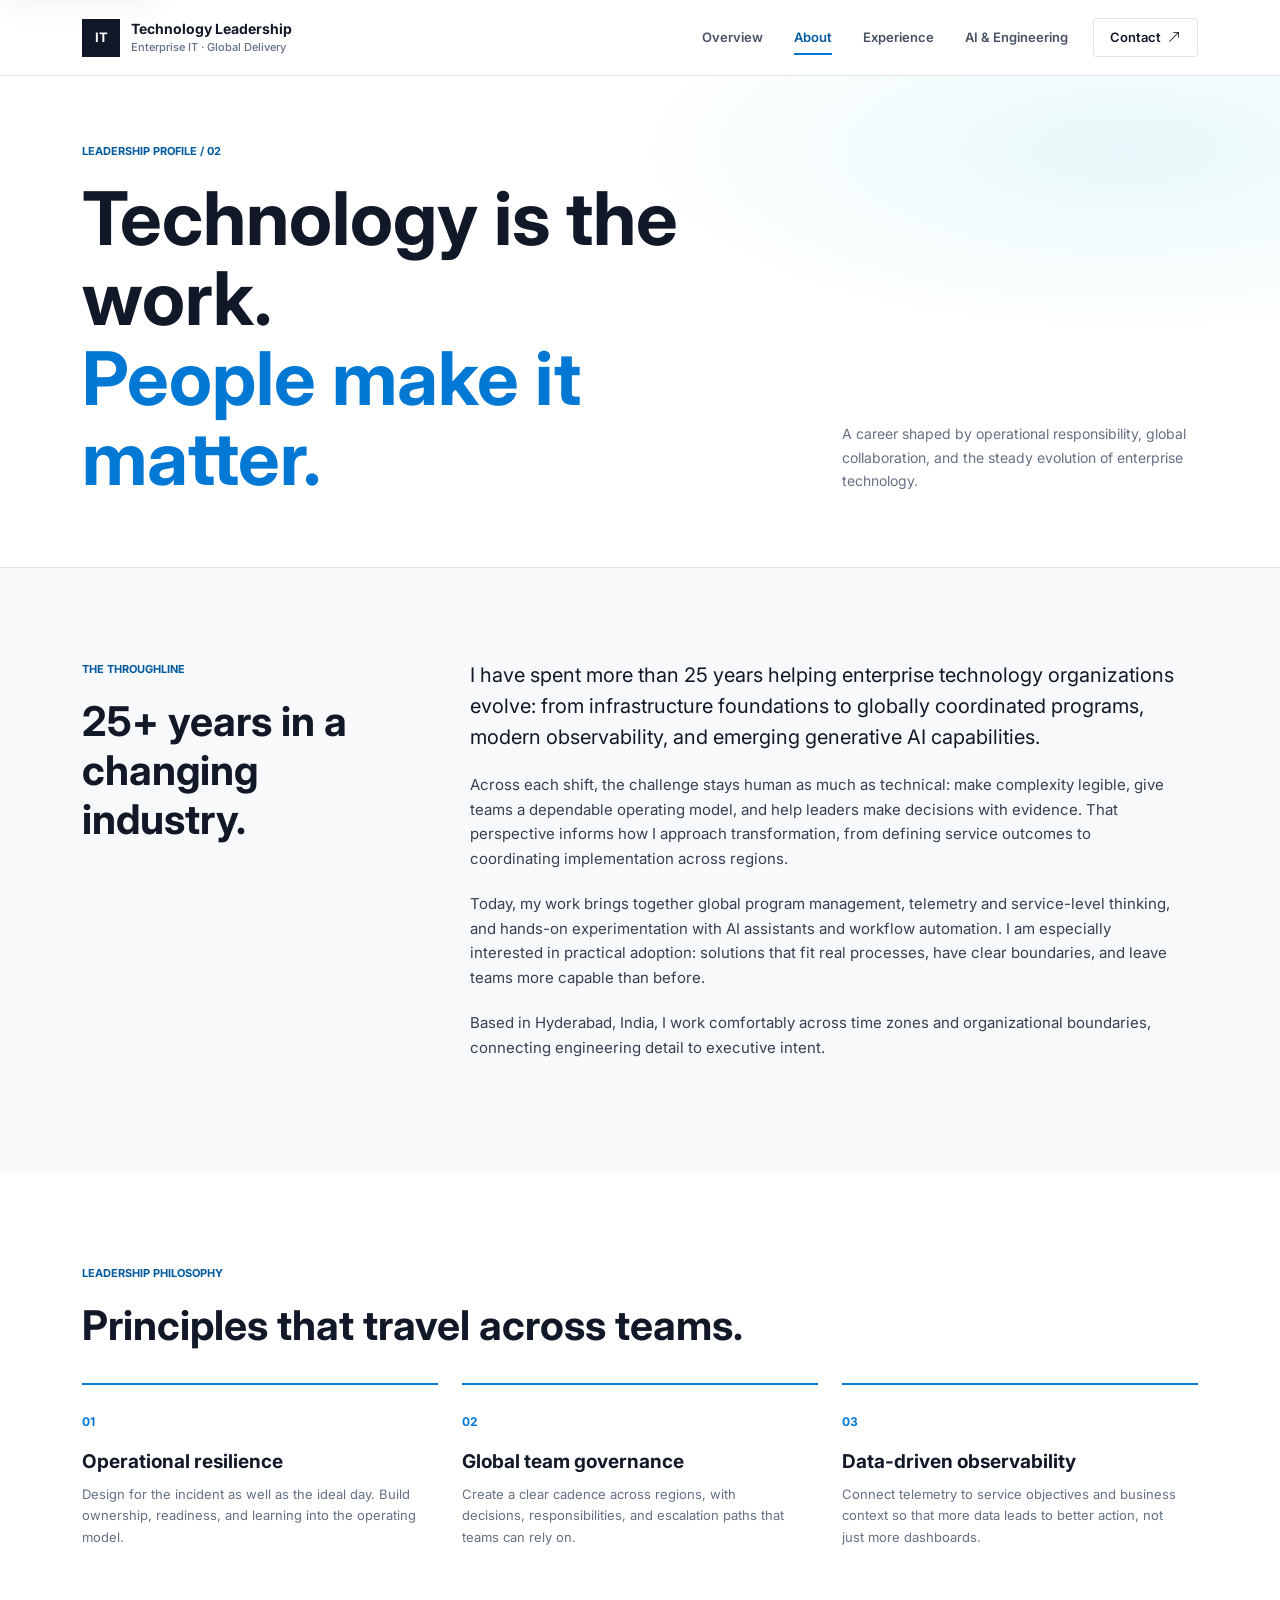
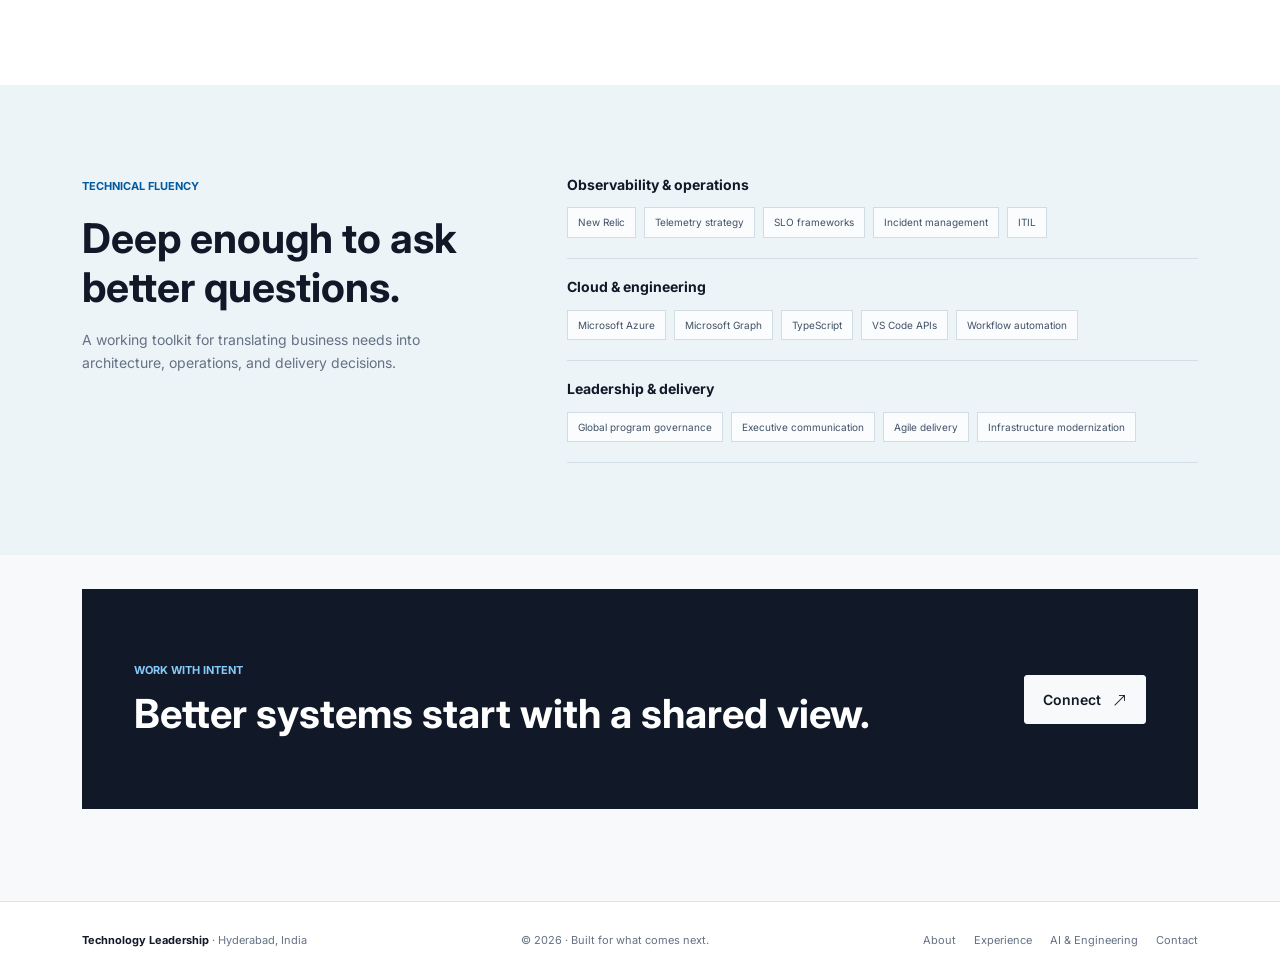
<file: about.html>
<!doctype html>
<html lang="en">
<head>
  <meta charset="utf-8"><meta name="viewport" content="width=device-width, initial-scale=1"><meta name="theme-color" content="#f8f9fa">
  <meta name="description" content="Executive biography, leadership principles, and technical competencies across enterprise technology.">
  <title>About | Executive Technology Leadership</title>
  <link rel="preconnect" href="https://fonts.googleapis.com"><link rel="preconnect" href="https://fonts.gstatic.com" crossorigin>
  <link href="https://fonts.googleapis.com/css2?family=Inter:wght@400;500;600;700;800&display=swap" rel="stylesheet"><link href="https://cdn.jsdelivr.net/npm/bootstrap@5.3.7/dist/css/bootstrap.min.css" rel="stylesheet"><link href="https://cdn.jsdelivr.net/npm/bootstrap-icons@1.13.1/font/bootstrap-icons.min.css" rel="stylesheet"><link href="css/style.css" rel="stylesheet"><script src="https://cdn.jsdelivr.net/npm/bootstrap@5.3.7/dist/js/bootstrap.bundle.min.js" defer></script><script src="js/main.js" defer></script>
</head>
<body data-page="about">
  <a class="skip-link" href="#main-content">Skip to content</a><header id="site-header"></header>
  <main id="main-content">
    <section class="page-hero section-space" aria-labelledby="page-title"><div class="container"><p class="eyebrow">Leadership profile / 02</p><div class="row align-items-end g-4"><div class="col-lg-8"><h1 id="page-title">Technology is the work.<br><span>People make it matter.</span></h1></div><div class="col-lg-4"><p class="page-hero-note">A career shaped by operational responsibility, global collaboration, and the steady evolution of enterprise technology.</p></div></div></div></section>
    <section class="section-space bio-section" aria-labelledby="bio-title"><div class="container"><div class="row g-5"><div class="col-lg-4"><p class="eyebrow">The throughline</p><h2 id="bio-title">25+ years in a changing industry.</h2></div><div class="col-lg-8 bio-copy"><p class="bio-lead">I have spent more than 25 years helping enterprise technology organizations evolve: from infrastructure foundations to globally coordinated programs, modern observability, and emerging generative AI capabilities.</p><p>Across each shift, the challenge stays human as much as technical: make complexity legible, give teams a dependable operating model, and help leaders make decisions with evidence. That perspective informs how I approach transformation, from defining service outcomes to coordinating implementation across regions.</p><p>Today, my work brings together global program management, telemetry and service-level thinking, and hands-on experimentation with AI assistants and workflow automation. I am especially interested in practical adoption: solutions that fit real processes, have clear boundaries, and leave teams more capable than before.</p><p>Based in Hyderabad, India, I work comfortably across time zones and organizational boundaries, connecting engineering detail to executive intent.</p></div></div></div></section>
    <section class="principles-section section-space" aria-labelledby="principles-title"><div class="container"><div class="section-heading"><p class="eyebrow">Leadership philosophy</p><h2 id="principles-title">Principles that travel across teams.</h2></div><div class="row g-4 mt-2">
      <div class="col-md-4"><article class="principle-item"><span class="principle-index">01</span><h3>Operational resilience</h3><p>Design for the incident as well as the ideal day. Build ownership, readiness, and learning into the operating model.</p></article></div>
      <div class="col-md-4"><article class="principle-item"><span class="principle-index">02</span><h3>Global team governance</h3><p>Create a clear cadence across regions, with decisions, responsibilities, and escalation paths that teams can rely on.</p></article></div>
      <div class="col-md-4"><article class="principle-item"><span class="principle-index">03</span><h3>Data-driven observability</h3><p>Connect telemetry to service objectives and business context so that more data leads to better action, not just more dashboards.</p></article></div>
    </div></div></section>
    <section id="competencies" class="section-space competency-section" aria-labelledby="competencies-title"><div class="container"><div class="row g-5"><div class="col-lg-5"><p class="eyebrow">Technical fluency</p><h2 id="competencies-title">Deep enough to ask better questions.</h2><p class="section-intro mt-3">A working toolkit for translating business needs into architecture, operations, and delivery decisions.</p></div><div class="col-lg-7"><div class="competency-group"><h3>Observability &amp; operations</h3><div class="badge-list"><span>New Relic</span><span>Telemetry strategy</span><span>SLO frameworks</span><span>Incident management</span><span>ITIL</span></div></div><div class="competency-group"><h3>Cloud &amp; engineering</h3><div class="badge-list"><span>Microsoft Azure</span><span>Microsoft Graph</span><span>TypeScript</span><span>VS Code APIs</span><span>Workflow automation</span></div></div><div class="competency-group"><h3>Leadership &amp; delivery</h3><div class="badge-list"><span>Global program governance</span><span>Executive communication</span><span>Agile delivery</span><span>Infrastructure modernization</span></div></div></div></div></div></section>
    <section class="closing-section section-space"><div class="container"><div class="closing-panel"><div><p class="eyebrow">Work with intent</p><h2>Better systems start with a shared view.</h2></div><a class="btn btn-light btn-lg" href="contact.html">Connect <i class="bi bi-arrow-up-right ms-2" aria-hidden="true"></i></a></div></div></section>
  </main><footer id="site-footer"></footer>
</body>
</html>
</file>
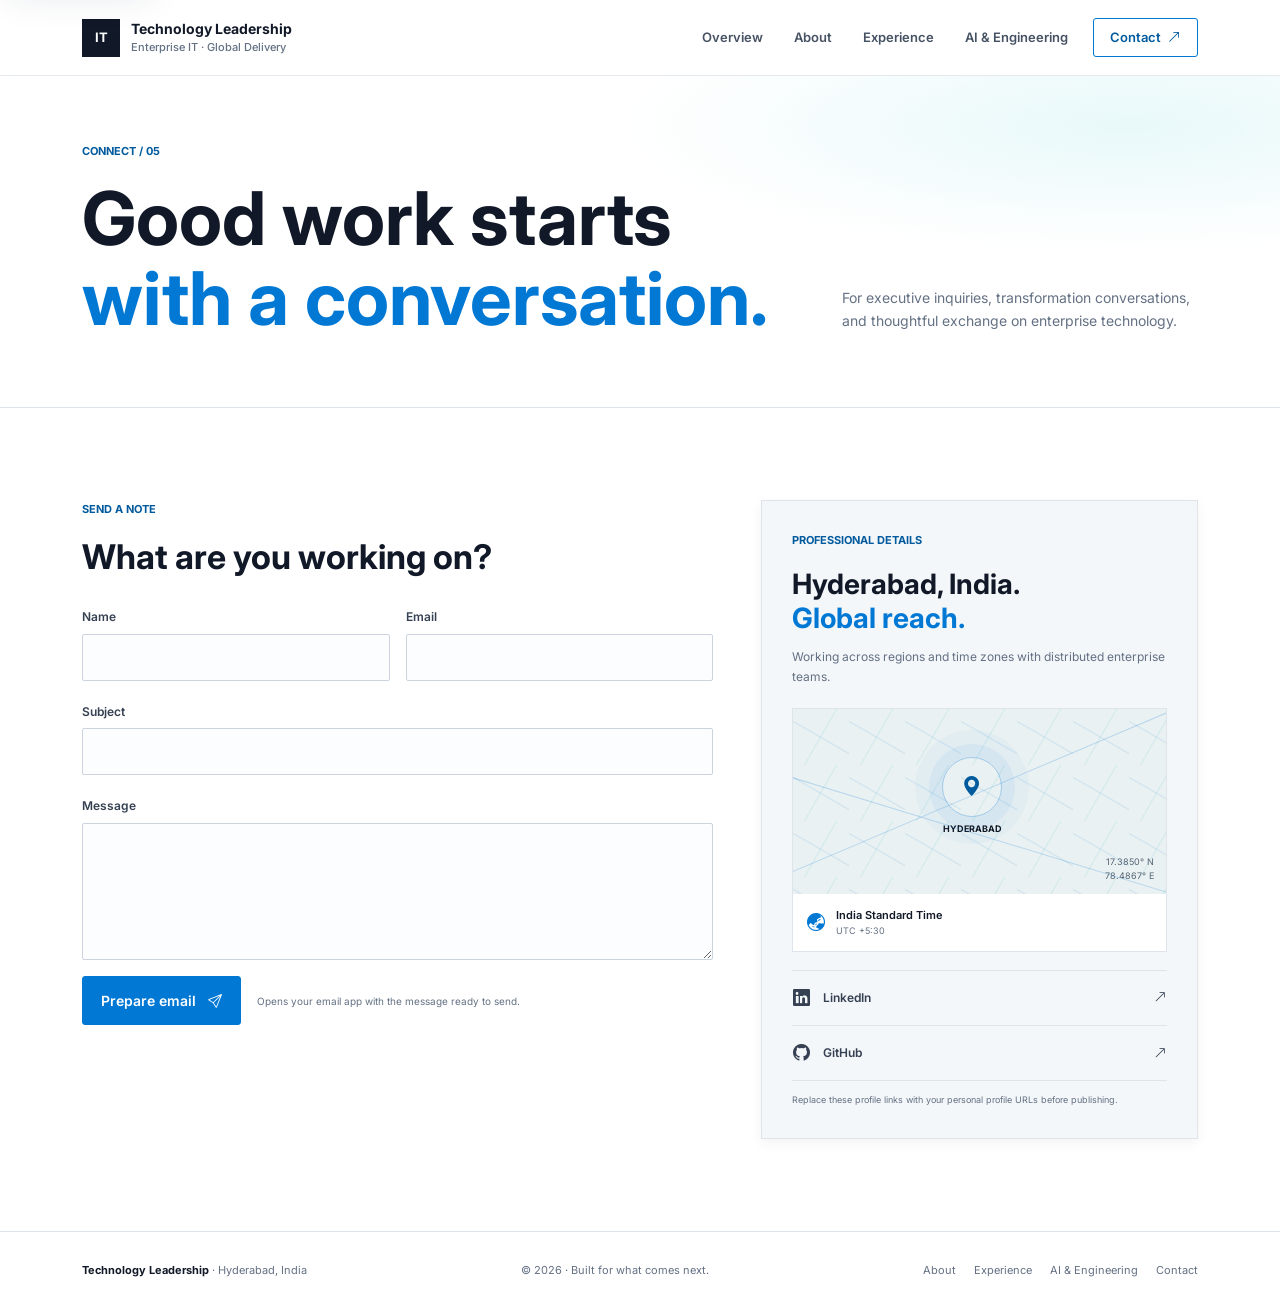
<file: contact.html>
<!doctype html>
<html lang="en">
<head>
  <meta charset="utf-8"><meta name="viewport" content="width=device-width, initial-scale=1"><meta name="theme-color" content="#f8f9fa">
  <meta name="description" content="Connect about enterprise observability, global program leadership, and generative AI solutions.">
  <title>Contact | Executive Technology Leadership</title>
  <link rel="preconnect" href="https://fonts.googleapis.com"><link rel="preconnect" href="https://fonts.gstatic.com" crossorigin>
  <link href="https://fonts.googleapis.com/css2?family=Inter:wght@400;500;600;700;800&display=swap" rel="stylesheet"><link href="https://cdn.jsdelivr.net/npm/bootstrap@5.3.7/dist/css/bootstrap.min.css" rel="stylesheet"><link href="https://cdn.jsdelivr.net/npm/bootstrap-icons@1.13.1/font/bootstrap-icons.min.css" rel="stylesheet"><link href="css/style.css" rel="stylesheet"><script src="https://cdn.jsdelivr.net/npm/bootstrap@5.3.7/dist/js/bootstrap.bundle.min.js" defer></script><script src="js/main.js" defer></script>
</head>
<body data-page="contact">
  <a class="skip-link" href="#main-content">Skip to content</a><header id="site-header"></header>
  <main id="main-content">
    <section class="page-hero section-space" aria-labelledby="page-title"><div class="container"><p class="eyebrow">Connect / 05</p><div class="row align-items-end g-4"><div class="col-lg-8"><h1 id="page-title">Good work starts<br><span>with a conversation.</span></h1></div><div class="col-lg-4"><p class="page-hero-note">For executive inquiries, transformation conversations, and thoughtful exchange on enterprise technology.</p></div></div></div></section>
    <section class="section-space contact-section" aria-labelledby="contact-title"><div class="container"><div class="row g-5"><div class="col-lg-7"><div class="contact-form-wrap"><p class="eyebrow">Send a note</p><h2 id="contact-title">What are you working on?</h2><form id="contact-form" class="mt-4" novalidate>
      <div class="row g-3"><div class="col-md-6"><label class="form-label" for="contact-name">Name</label><input class="form-control" id="contact-name" name="name" autocomplete="name" required><div class="invalid-feedback">Please enter your name.</div></div><div class="col-md-6"><label class="form-label" for="contact-email">Email</label><input class="form-control" id="contact-email" name="email" type="email" autocomplete="email" required><div class="invalid-feedback">Please enter a valid email address.</div></div><div class="col-12"><label class="form-label" for="contact-subject">Subject</label><input class="form-control" id="contact-subject" name="subject" required><div class="invalid-feedback">Please add a subject.</div></div><div class="col-12"><label class="form-label" for="contact-message">Message</label><textarea class="form-control" id="contact-message" name="message" rows="5" required></textarea><div class="invalid-feedback">Please include a short message.</div></div><div class="col-12 d-flex flex-wrap align-items-center gap-3"><button class="btn btn-primary btn-lg" type="submit">Prepare email <i class="bi bi-send ms-2" aria-hidden="true"></i></button><span class="form-note">Opens your email app with the message ready to send.</span></div><div class="col-12"><p id="form-status" class="form-status" role="status" aria-live="polite"></p></div></div>
    </form></div></div><div class="col-lg-5"><aside class="contact-aside" aria-label="Professional contact details"><p class="eyebrow">Professional details</p><h2>Hyderabad, India.<br><span>Global reach.</span></h2><p>Working across regions and time zones with distributed enterprise teams.</p><div class="location-badge"><div class="location-map" role="img" aria-label="Stylized map showing Hyderabad in South India"><span class="map-ring"></span><span class="map-pin"><i class="bi bi-geo-alt-fill" aria-hidden="true"></i></span><span class="map-label">HYDERABAD</span><span class="map-coordinate">17.3850° N<br>78.4867° E</span><span class="map-gridline map-gridline-one"></span><span class="map-gridline map-gridline-two"></span></div><div class="location-caption"><i class="bi bi-globe-asia-australia" aria-hidden="true"></i><span>India Standard Time <small>UTC +5:30</small></span></div></div><div class="social-links"><a href="https://www.linkedin.com/" target="_blank" rel="noopener noreferrer"><i class="bi bi-linkedin" aria-hidden="true"></i> LinkedIn <i class="bi bi-arrow-up-right ms-auto" aria-hidden="true"></i></a><a href="https://github.com/" target="_blank" rel="noopener noreferrer"><i class="bi bi-github" aria-hidden="true"></i> GitHub <i class="bi bi-arrow-up-right ms-auto" aria-hidden="true"></i></a></div><p class="profile-note">Replace these profile links with your personal profile URLs before publishing.</p></aside></div></div></div></section>
  </main><footer id="site-footer"></footer>
</body>
</html>
</file>
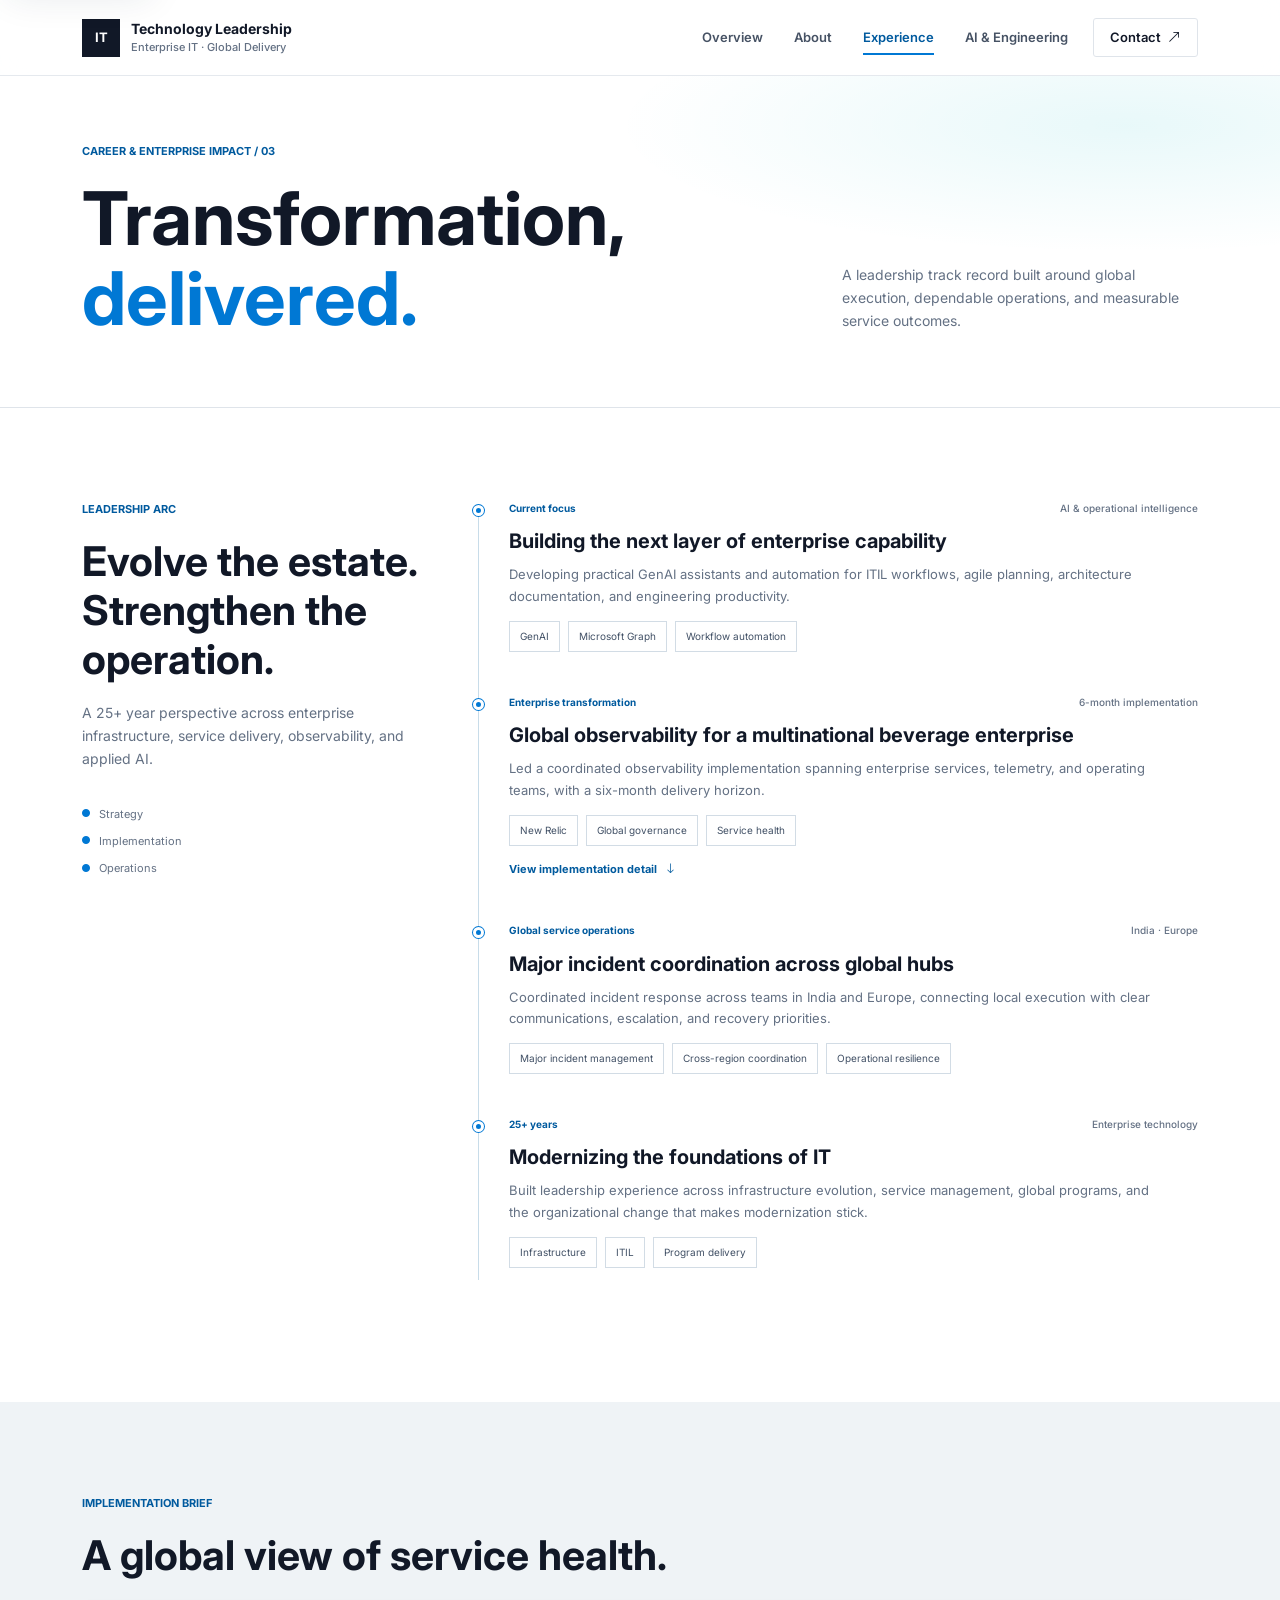
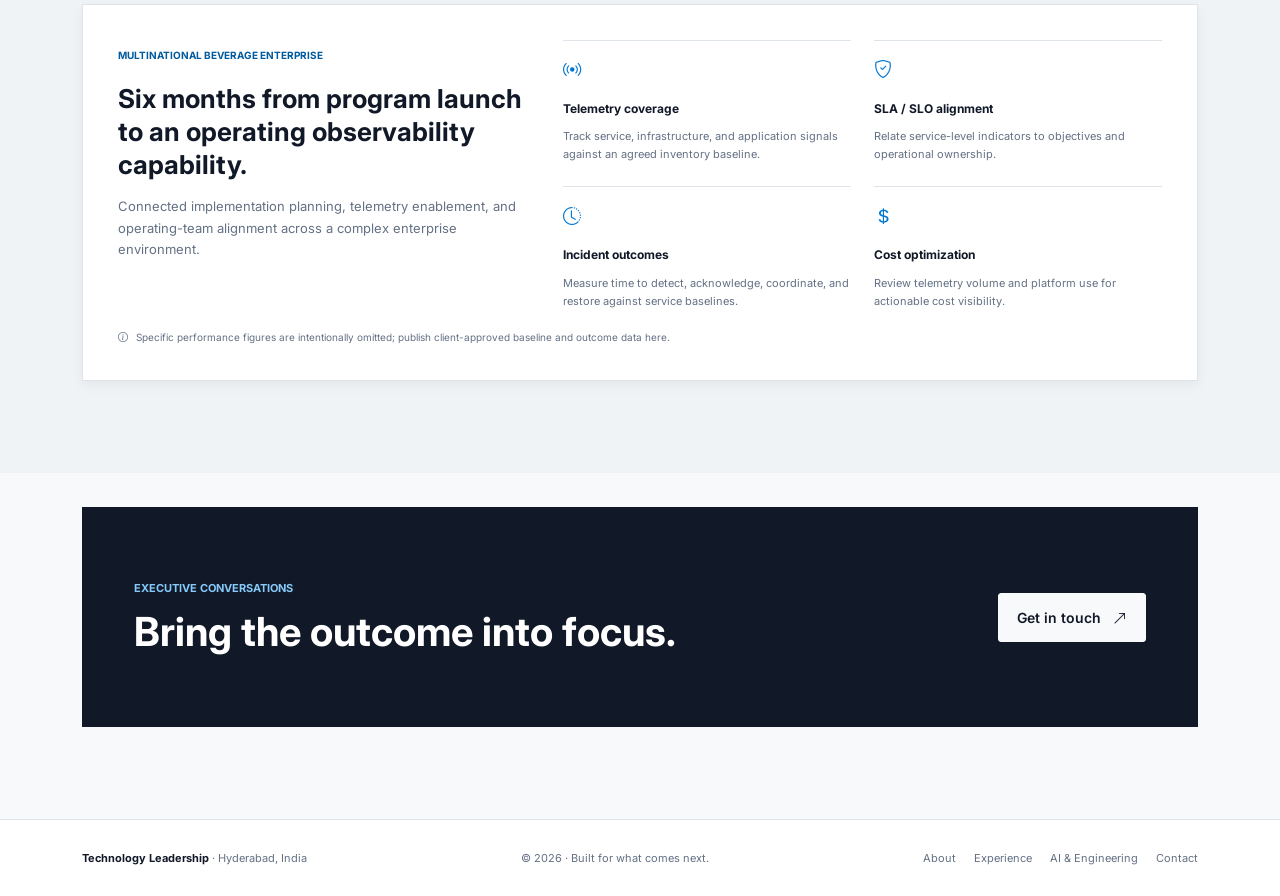
<file: experience.html>
<!doctype html>
<html lang="en">
<head>
  <meta charset="utf-8"><meta name="viewport" content="width=device-width, initial-scale=1"><meta name="theme-color" content="#f8f9fa">
  <meta name="description" content="Enterprise technology leadership, global observability implementation, program delivery, and major incident coordination.">
  <title>Experience &amp; Impact | Executive Technology Leadership</title>
  <link rel="preconnect" href="https://fonts.googleapis.com"><link rel="preconnect" href="https://fonts.gstatic.com" crossorigin>
  <link href="https://fonts.googleapis.com/css2?family=Inter:wght@400;500;600;700;800&display=swap" rel="stylesheet"><link href="https://cdn.jsdelivr.net/npm/bootstrap@5.3.7/dist/css/bootstrap.min.css" rel="stylesheet"><link href="https://cdn.jsdelivr.net/npm/bootstrap-icons@1.13.1/font/bootstrap-icons.min.css" rel="stylesheet"><link href="css/style.css" rel="stylesheet"><script src="https://cdn.jsdelivr.net/npm/bootstrap@5.3.7/dist/js/bootstrap.bundle.min.js" defer></script><script src="js/main.js" defer></script>
</head>
<body data-page="experience">
  <a class="skip-link" href="#main-content">Skip to content</a><header id="site-header"></header>
  <main id="main-content">
    <section class="page-hero section-space" aria-labelledby="page-title"><div class="container"><p class="eyebrow">Career &amp; enterprise impact / 03</p><div class="row align-items-end g-4"><div class="col-lg-8"><h1 id="page-title">Transformation, <span>delivered.</span></h1></div><div class="col-lg-4"><p class="page-hero-note">A leadership track record built around global execution, dependable operations, and measurable service outcomes.</p></div></div></div></section>
    <section class="section-space timeline-section" aria-labelledby="timeline-title"><div class="container"><div class="row g-5"><div class="col-lg-4"><p class="eyebrow">Leadership arc</p><h2 id="timeline-title">Evolve the estate. Strengthen the operation.</h2><p class="section-intro mt-3">A 25+ year perspective across enterprise infrastructure, service delivery, observability, and applied AI.</p><div class="timeline-key"><span><i class="bi bi-circle-fill" aria-hidden="true"></i> Strategy</span><span><i class="bi bi-circle-fill" aria-hidden="true"></i> Implementation</span><span><i class="bi bi-circle-fill" aria-hidden="true"></i> Operations</span></div></div><div class="col-lg-8"><div class="career-timeline">
      <article class="timeline-entry"><span class="timeline-dot"></span><div class="timeline-meta"><span>Current focus</span><span>AI &amp; operational intelligence</span></div><h3>Building the next layer of enterprise capability</h3><p>Developing practical GenAI assistants and automation for ITIL workflows, agile planning, architecture documentation, and engineering productivity.</p><div class="timeline-tags"><span>GenAI</span><span>Microsoft Graph</span><span>Workflow automation</span></div></article>
      <article id="observability" class="timeline-entry"><span class="timeline-dot"></span><div class="timeline-meta"><span>Enterprise transformation</span><span>6-month implementation</span></div><h3>Global observability for a multinational beverage enterprise</h3><p>Led a coordinated observability implementation spanning enterprise services, telemetry, and operating teams, with a six-month delivery horizon.</p><div class="timeline-tags"><span>New Relic</span><span>Global governance</span><span>Service health</span></div><a class="text-link" href="#case-observability">View implementation detail <i class="bi bi-arrow-down" aria-hidden="true"></i></a></article>
      <article id="delivery" class="timeline-entry"><span class="timeline-dot"></span><div class="timeline-meta"><span>Global service operations</span><span>India · Europe</span></div><h3>Major incident coordination across global hubs</h3><p>Coordinated incident response across teams in India and Europe, connecting local execution with clear communications, escalation, and recovery priorities.</p><div class="timeline-tags"><span>Major incident management</span><span>Cross-region coordination</span><span>Operational resilience</span></div></article>
      <article class="timeline-entry"><span class="timeline-dot"></span><div class="timeline-meta"><span>25+ years</span><span>Enterprise technology</span></div><h3>Modernizing the foundations of IT</h3><p>Built leadership experience across infrastructure evolution, service management, global programs, and the organizational change that makes modernization stick.</p><div class="timeline-tags"><span>Infrastructure</span><span>ITIL</span><span>Program delivery</span></div></article>
    </div></div></div></div></section>
    <section class="case-section section-space" aria-labelledby="case-title"><div class="container"><div class="section-heading"><p class="eyebrow">Implementation brief</p><h2 id="case-title">A global view of service health.</h2></div><article id="case-observability" class="case-panel mt-4"><div class="row g-4"><div class="col-lg-5"><span class="case-label">MULTINATIONAL BEVERAGE ENTERPRISE</span><h3>Six months from program launch to an operating observability capability.</h3><p>Connected implementation planning, telemetry enablement, and operating-team alignment across a complex enterprise environment.</p></div><div class="col-lg-7"><div class="case-measures"><div><span class="measure-icon"><i class="bi bi-broadcast" aria-hidden="true"></i></span><strong>Telemetry coverage</strong><p>Track service, infrastructure, and application signals against an agreed inventory baseline.</p></div><div><span class="measure-icon"><i class="bi bi-shield-check" aria-hidden="true"></i></span><strong>SLA / SLO alignment</strong><p>Relate service-level indicators to objectives and operational ownership.</p></div><div><span class="measure-icon"><i class="bi bi-clock-history" aria-hidden="true"></i></span><strong>Incident outcomes</strong><p>Measure time to detect, acknowledge, coordinate, and restore against service baselines.</p></div><div><span class="measure-icon"><i class="bi bi-currency-dollar" aria-hidden="true"></i></span><strong>Cost optimization</strong><p>Review telemetry volume and platform use for actionable cost visibility.</p></div></div></div></div><p class="case-footnote"><i class="bi bi-info-circle me-2" aria-hidden="true"></i>Specific performance figures are intentionally omitted; publish client-approved baseline and outcome data here.</p></article></div></section>
    <section class="closing-section section-space"><div class="container"><div class="closing-panel"><div><p class="eyebrow">Executive conversations</p><h2>Bring the outcome into focus.</h2></div><a class="btn btn-light btn-lg" href="contact.html">Get in touch <i class="bi bi-arrow-up-right ms-2" aria-hidden="true"></i></a></div></div></section>
  </main><footer id="site-footer"></footer>
</body>
</html>
</file>
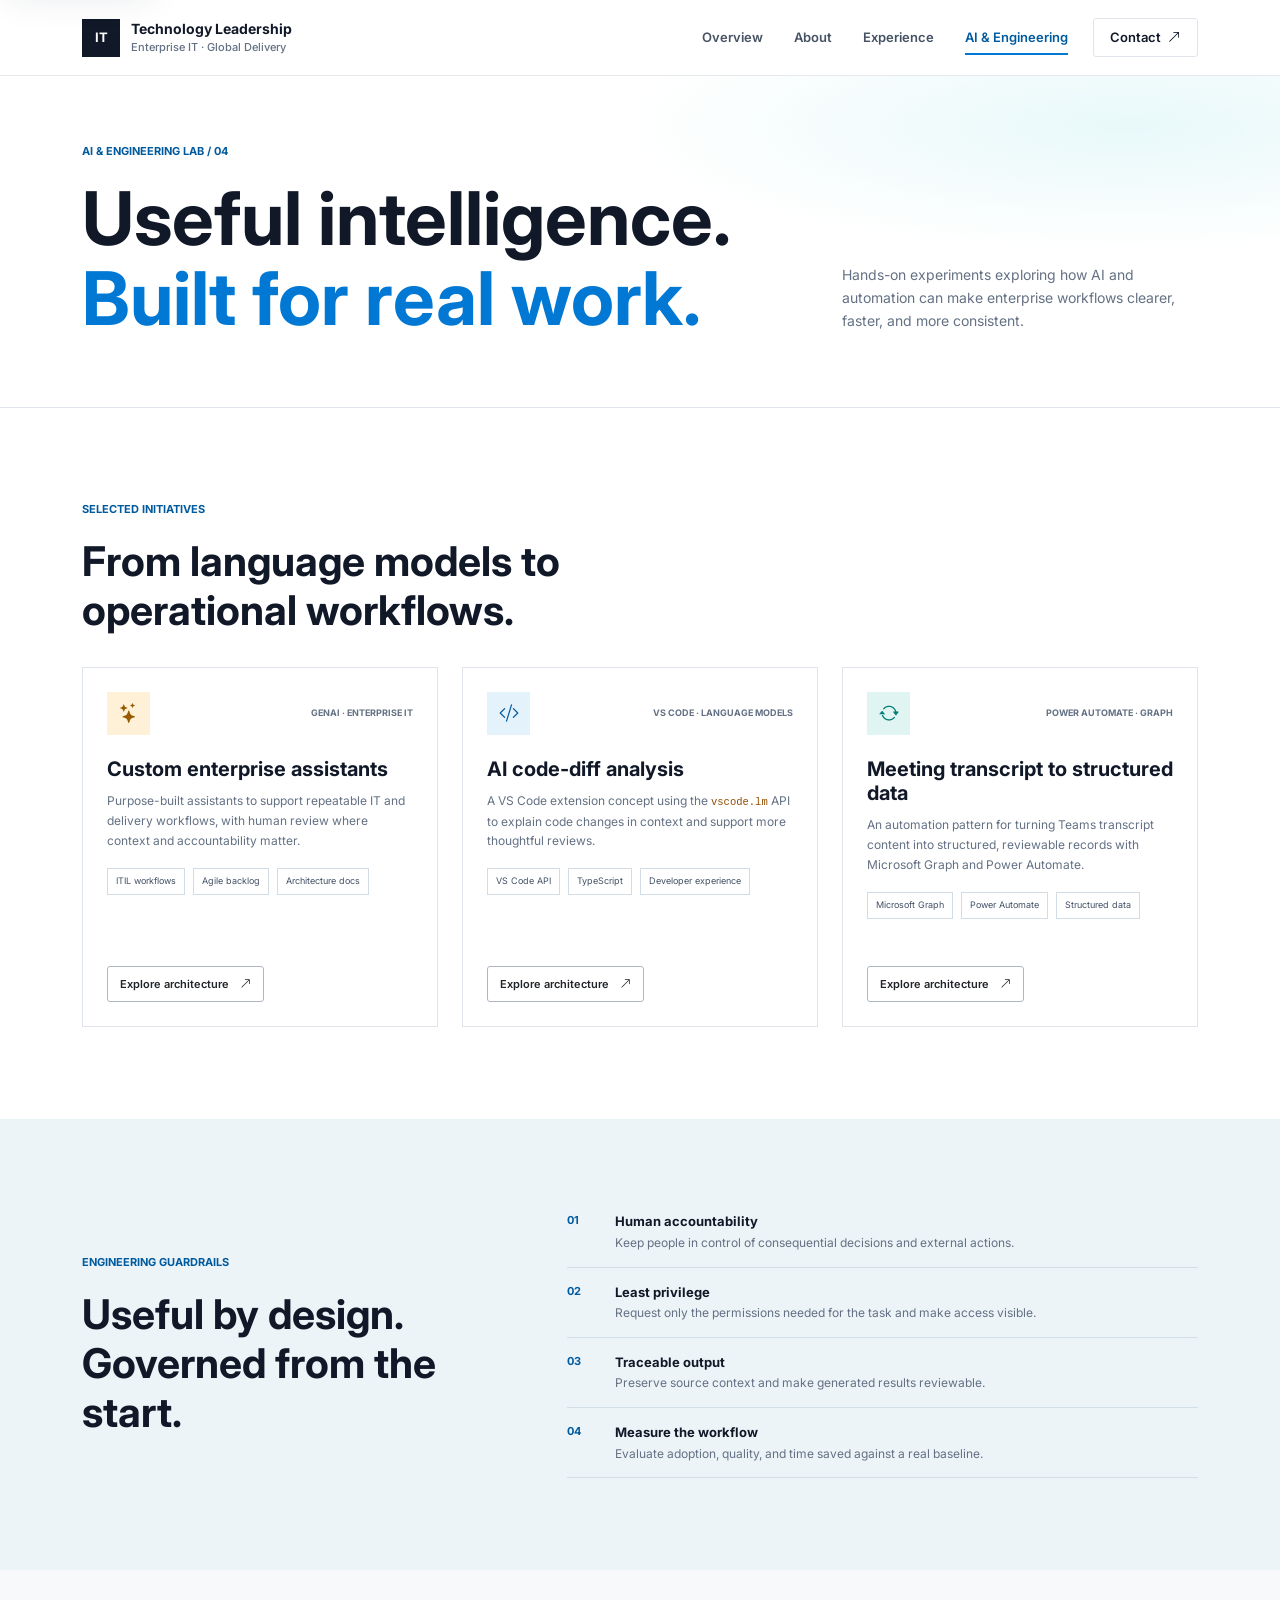
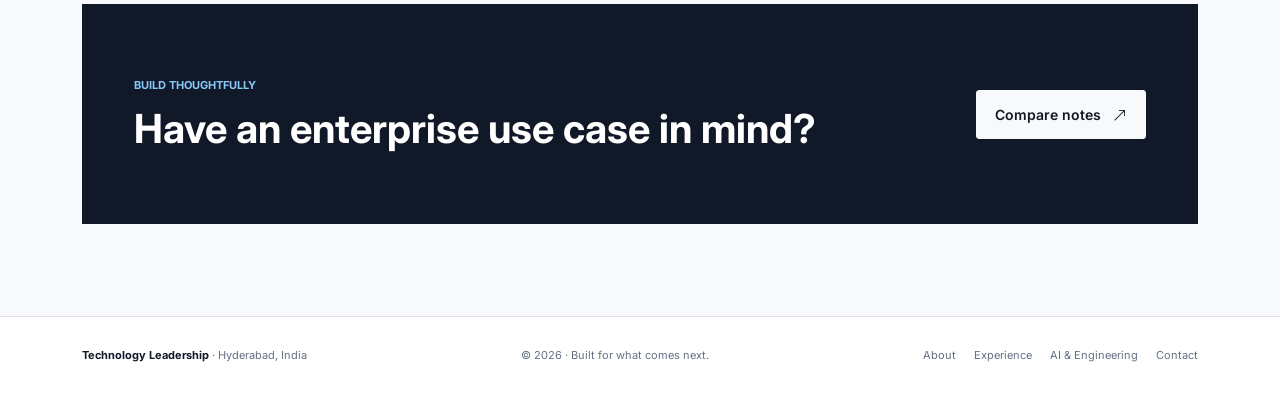
<file: innovations.html>
<!doctype html>
<html lang="en">
<head>
  <meta charset="utf-8"><meta name="viewport" content="width=device-width, initial-scale=1"><meta name="theme-color" content="#f8f9fa">
  <meta name="description" content="Hands-on experiments in enterprise GenAI, VS Code language model APIs, Microsoft Graph, and workflow automation.">
  <title>AI &amp; Engineering Lab | Executive Technology Leadership</title>
  <link rel="preconnect" href="https://fonts.googleapis.com"><link rel="preconnect" href="https://fonts.gstatic.com" crossorigin>
  <link href="https://fonts.googleapis.com/css2?family=Inter:wght@400;500;600;700;800&display=swap" rel="stylesheet"><link href="https://cdn.jsdelivr.net/npm/bootstrap@5.3.7/dist/css/bootstrap.min.css" rel="stylesheet"><link href="https://cdn.jsdelivr.net/npm/bootstrap-icons@1.13.1/font/bootstrap-icons.min.css" rel="stylesheet"><link href="css/style.css" rel="stylesheet"><script src="https://cdn.jsdelivr.net/npm/bootstrap@5.3.7/dist/js/bootstrap.bundle.min.js" defer></script><script src="js/main.js" defer></script>
</head>
<body data-page="innovations">
  <a class="skip-link" href="#main-content">Skip to content</a><header id="site-header"></header>
  <main id="main-content">
    <section class="page-hero section-space" aria-labelledby="page-title"><div class="container"><p class="eyebrow">AI &amp; engineering lab / 04</p><div class="row align-items-end g-4"><div class="col-lg-8"><h1 id="page-title">Useful intelligence.<br><span>Built for real work.</span></h1></div><div class="col-lg-4"><p class="page-hero-note">Hands-on experiments exploring how AI and automation can make enterprise workflows clearer, faster, and more consistent.</p></div></div></div></section>
    <section class="section-space innovation-section" aria-labelledby="lab-title"><div class="container"><div class="section-heading"><p class="eyebrow">Selected initiatives</p><h2 id="lab-title">From language models to operational workflows.</h2></div><div class="row g-4 mt-2">
      <div class="col-lg-4"><article class="innovation-card"><div class="innovation-card-head"><span class="innovation-icon icon-amber"><i class="bi bi-stars" aria-hidden="true"></i></span><span class="innovation-type">GENAI · ENTERPRISE IT</span></div><h3>Custom enterprise assistants</h3><p>Purpose-built assistants to support repeatable IT and delivery workflows, with human review where context and accountability matter.</p><div class="innovation-tags"><span>ITIL workflows</span><span>Agile backlog</span><span>Architecture docs</span></div><button class="btn btn-outline-dark" type="button" data-bs-toggle="modal" data-bs-target="#assistantModal">Explore architecture <i class="bi bi-arrow-up-right ms-2" aria-hidden="true"></i></button></article></div>
      <div class="col-lg-4"><article class="innovation-card"><div class="innovation-card-head"><span class="innovation-icon icon-blue"><i class="bi bi-code-slash" aria-hidden="true"></i></span><span class="innovation-type">VS CODE · LANGUAGE MODELS</span></div><h3>AI code-diff analysis</h3><p>A VS Code extension concept using the <code>vscode.lm</code> API to explain code changes in context and support more thoughtful reviews.</p><div class="innovation-tags"><span>VS Code API</span><span>TypeScript</span><span>Developer experience</span></div><button class="btn btn-outline-dark" type="button" data-bs-toggle="modal" data-bs-target="#vscodeModal">Explore architecture <i class="bi bi-arrow-up-right ms-2" aria-hidden="true"></i></button></article></div>
      <div class="col-lg-4"><article class="innovation-card"><div class="innovation-card-head"><span class="innovation-icon icon-teal"><i class="bi bi-arrow-repeat" aria-hidden="true"></i></span><span class="innovation-type">POWER AUTOMATE · GRAPH</span></div><h3>Meeting transcript to structured data</h3><p>An automation pattern for turning Teams transcript content into structured, reviewable records with Microsoft Graph and Power Automate.</p><div class="innovation-tags"><span>Microsoft Graph</span><span>Power Automate</span><span>Structured data</span></div><button class="btn btn-outline-dark" type="button" data-bs-toggle="modal" data-bs-target="#graphModal">Explore architecture <i class="bi bi-arrow-up-right ms-2" aria-hidden="true"></i></button></article></div>
    </div></div></section>
    <section class="lab-principles section-space" aria-labelledby="guardrails-title"><div class="container"><div class="row g-5 align-items-center"><div class="col-lg-5"><p class="eyebrow">Engineering guardrails</p><h2 id="guardrails-title">Useful by design. Governed from the start.</h2></div><div class="col-lg-7"><div class="guardrail-list"><div><span>01</span><p><strong>Human accountability</strong><br>Keep people in control of consequential decisions and external actions.</p></div><div><span>02</span><p><strong>Least privilege</strong><br>Request only the permissions needed for the task and make access visible.</p></div><div><span>03</span><p><strong>Traceable output</strong><br>Preserve source context and make generated results reviewable.</p></div><div><span>04</span><p><strong>Measure the workflow</strong><br>Evaluate adoption, quality, and time saved against a real baseline.</p></div></div></div></div></div></section>
    <section class="closing-section section-space"><div class="container"><div class="closing-panel"><div><p class="eyebrow">Build thoughtfully</p><h2>Have an enterprise use case in mind?</h2></div><a class="btn btn-light btn-lg" href="contact.html">Compare notes <i class="bi bi-arrow-up-right ms-2" aria-hidden="true"></i></a></div></div></section>
    <div class="modal fade" id="assistantModal" tabindex="-1" aria-labelledby="assistantModalLabel" aria-hidden="true"><div class="modal-dialog modal-dialog-centered"><div class="modal-content detail-modal"><div class="modal-header"><div><p class="eyebrow">GenAI · Architecture view</p><h2 class="modal-title" id="assistantModalLabel">Custom enterprise assistants</h2></div><button type="button" class="btn-close" data-bs-dismiss="modal" aria-label="Close"></button></div><div class="modal-body"><p>Ground a focused assistant in approved process guidance, use a structured prompt and output schema, then keep a human review step before any operational action.</p><div class="architecture-flow"><span>Approved knowledge</span><i class="bi bi-arrow-right" aria-hidden="true"></i><span>Scoped assistant</span><i class="bi bi-arrow-right" aria-hidden="true"></i><span>Review &amp; action</span></div><p class="modal-note">Use cases: ITIL workflow support, agile backlog drafting, and architecture-document outlines. Validate output quality and access controls before deployment.</p></div></div></div></div>
    <div class="modal fade" id="vscodeModal" tabindex="-1" aria-labelledby="vscodeModalLabel" aria-hidden="true"><div class="modal-dialog modal-dialog-centered"><div class="modal-content detail-modal"><div class="modal-header"><div><p class="eyebrow">Developer tools · Architecture view</p><h2 class="modal-title" id="vscodeModalLabel">AI code-diff analysis</h2></div><button type="button" class="btn-close" data-bs-dismiss="modal" aria-label="Close"></button></div><div class="modal-body"><p>Collect a selected change set through the editor API, send only the relevant diff to an available language model, and display a concise explanation in a reviewable editor view.</p><div class="architecture-flow"><span>Diff selection</span><i class="bi bi-arrow-right" aria-hidden="true"></i><span><code>vscode.lm</code></span><i class="bi bi-arrow-right" aria-hidden="true"></i><span>Review panel</span></div><p class="modal-note">Keep repository data within approved model boundaries. Treat model output as a suggestion, not a substitute for code review.</p></div></div></div></div>
    <div class="modal fade" id="graphModal" tabindex="-1" aria-labelledby="graphModalLabel" aria-hidden="true"><div class="modal-dialog modal-dialog-centered"><div class="modal-content detail-modal"><div class="modal-header"><div><p class="eyebrow">Workflow automation · Architecture view</p><h2 class="modal-title" id="graphModalLabel">Transcript to structured data</h2></div><button type="button" class="btn-close" data-bs-dismiss="modal" aria-label="Close"></button></div><div class="modal-body"><p>Use an authorized Graph workflow to retrieve a transcript, normalize the content, extract agreed fields, and route a structured draft for review.</p><div class="architecture-flow"><span>Teams transcript</span><i class="bi bi-arrow-right" aria-hidden="true"></i><span>Graph &amp; flow</span><i class="bi bi-arrow-right" aria-hidden="true"></i><span>Reviewed record</span></div><p class="modal-note">Use least-privilege permissions, honor retention and consent policies, and make the human approval step explicit.</p></div></div></div></div>
  </main><footer id="site-footer"></footer>
</body>
</html>
</file>
<file: css/style.css>
:root {
  --fluent-blue: #0078d4;
  --fluent-blue-deep: #005a9e;
  --fluent-teal: #00a7a7;
  --ink: #111827;
  --ink-soft: #354052;
  --muted: #647184;
  --paper: #f8f9fa;
  --line: #dfe4ea;
  --white: #fff;
  --amber: #c57a00;
  --coral: #c84f49;
  --soft-shadow: 0 4px 12px rgba(0, 0, 0, .05);
  --card-shadow: 0 14px 36px rgba(18, 42, 67, .09);
  --font-sans: "Inter", "Segoe UI", sans-serif;
}

* { box-sizing: border-box; }
html { scroll-behavior: smooth; scroll-padding-top: 88px; }
body { margin: 0; background: var(--paper); color: var(--ink); font-family: var(--font-sans); font-size: 16px; line-height: 1.65; -webkit-font-smoothing: antialiased; }
::selection { background: #cce8fa; color: var(--ink); }
::-webkit-scrollbar { width: 10px; }
::-webkit-scrollbar-track { background: #eef1f4; }
::-webkit-scrollbar-thumb { background: #aab6c3; border: 2px solid #eef1f4; border-radius: 8px; }
a { color: inherit; }
a:focus-visible, button:focus-visible, input:focus-visible, textarea:focus-visible { outline: 3px solid #68b7eb; outline-offset: 3px; }
.skip-link { position: fixed; top: 8px; left: 8px; z-index: 2000; padding: 10px 16px; transform: translateY(-150%); background: var(--white); color: var(--ink); box-shadow: var(--card-shadow); }
.skip-link:focus { transform: translateY(0); }
.section-space { padding: 92px 0; }
.site-nav { min-height: 76px; border-bottom: 1px solid rgba(223, 228, 234, .8); background: rgba(255, 255, 255, .88); backdrop-filter: blur(12px); transition: box-shadow .2s ease, background .2s ease; }
.site-nav.nav-scrolled { background: rgba(255, 255, 255, .96); box-shadow: 0 3px 16px rgba(17, 24, 39, .08); }
.navbar-brand { display: inline-flex; align-items: center; gap: 11px; color: var(--ink); font-size: 14px; font-weight: 700; line-height: 1.2; }
.navbar-brand:hover { color: var(--fluent-blue); }
.brand-mark { display: grid; width: 38px; height: 38px; place-items: center; background: var(--ink); color: white; font-size: 13px; letter-spacing: 0; }
.brand-caption { display: block; margin-top: 4px; color: var(--muted); font-size: 11px; font-weight: 500; }
.navbar-nav { gap: 5px; }
.site-nav .nav-link { position: relative; padding: 10px 13px !important; color: #465264; font-size: 13px; font-weight: 600; }
.site-nav .nav-link::after { position: absolute; right: 13px; bottom: 3px; left: 13px; height: 2px; transform: scaleX(0); transform-origin: left; background: var(--fluent-blue); content: ""; transition: transform .2s ease; }
.site-nav .nav-link:hover, .site-nav .nav-link.active { color: var(--fluent-blue-deep); }
.site-nav .nav-link.active::after, .site-nav .nav-link:hover::after { transform: scaleX(1); }
.nav-contact { margin-left: 12px; padding: 9px 16px; border: 1px solid var(--line); color: var(--ink); font-size: 13px; font-weight: 600; }
.nav-contact:hover { border-color: var(--fluent-blue); color: var(--fluent-blue); }
.nav-contact.active { border-color: var(--fluent-blue); color: var(--fluent-blue-deep); }
.eyebrow { display: flex; align-items: center; gap: 9px; margin: 0 0 19px; color: var(--fluent-blue-deep); font-size: 11px; font-weight: 700; letter-spacing: 0; text-transform: uppercase; }
.eyebrow-dot { width: 8px; height: 8px; border-radius: 50%; background: var(--fluent-teal); box-shadow: 0 0 0 4px rgba(0, 167, 167, .12); }
h1, h2, h3, p { overflow-wrap: break-word; }
h1, h2, h3 { color: var(--ink); font-weight: 700; letter-spacing: 0; }
.hero-section { position: relative; overflow: hidden; padding-top: 72px; padding-bottom: 84px; background: radial-gradient(ellipse at 4% 18%, rgba(0, 120, 212, .075), transparent 38%), var(--paper); }
.hero-copy h1 { max-width: 780px; margin: 0; font-size: clamp(42px, 5.4vw, 70px); line-height: 1.08; }
.hero-copy h1 span, .page-hero h1 span { color: var(--fluent-blue); }
.hero-lede { max-width: 650px; margin: 25px 0 0; color: var(--ink-soft); font-size: 19px; line-height: 1.6; }
.hero-bio { max-width: 610px; margin: 13px 0 0; color: var(--muted); font-size: 14px; }
.btn { border-radius: 3px; font-weight: 600; }
.btn-primary { border-color: var(--fluent-blue); background: var(--fluent-blue); }
.btn-primary:hover, .btn-primary:focus { border-color: var(--fluent-blue-deep); background: var(--fluent-blue-deep); }
.btn-lg { padding: 13px 18px; font-size: 14px; }
.btn-outline-dark { border-color: #aeb7c1; }
.metrics-row { display: flex; flex-wrap: wrap; gap: 29px; margin-top: 46px; padding-top: 21px; border-top: 1px solid var(--line); }
.metric { display: flex; flex-direction: column; gap: 2px; min-width: 135px; }
.metric-value { color: var(--ink); font-size: 30px; font-weight: 700; line-height: 1.2; }
.metric-word { font-size: 27px; }
.metric-label { color: var(--muted); font-size: 11px; }
.hero-visual { position: relative; min-height: 510px; overflow: hidden; background: #16334a; box-shadow: var(--card-shadow); }
.hero-visual img { position: absolute; inset: 0; width: 100%; height: 100%; object-fit: cover; }
.visual-shade { position: absolute; inset: 0; background: linear-gradient(180deg, rgba(12, 33, 51, .08) 10%, rgba(9, 24, 38, .08) 44%, rgba(7, 20, 34, .82) 100%); }
.visual-caption { position: absolute; right: 28px; bottom: 65px; left: 30px; display: flex; flex-direction: column; gap: 11px; color: white; font-size: 22px; font-weight: 600; line-height: 1.3; }
.caption-kicker { color: #a2d8ff; font-size: 10px; font-weight: 700; }
.visual-status { position: absolute; top: 20px; left: 20px; display: flex; align-items: center; gap: 8px; padding: 8px 11px; background: rgba(12, 25, 38, .58); color: white; font-size: 10px; backdrop-filter: blur(10px); }
.status-pulse { width: 7px; height: 7px; border-radius: 50%; background: #57d5ba; box-shadow: 0 0 0 4px rgba(87, 213, 186, .2); }
.visual-index { position: absolute; right: 22px; bottom: 23px; color: white; font-size: 12px; font-weight: 600; }
.visual-index span { color: rgba(255, 255, 255, .55); }
.section-heading h2, .impact-section h2, .bio-section h2, .competency-section h2, .timeline-section h2, .lab-principles h2 { max-width: 680px; margin: 0; font-size: clamp(30px, 3.2vw, 42px); line-height: 1.2; }
.section-intro { max-width: 410px; margin: 0; color: var(--muted); font-size: 14px; }
.pillars-section { background: #fff; }
.pillar-card { display: flex; height: 100%; min-height: 310px; flex-direction: column; padding: 23px 21px; border: 1px solid var(--line); background: rgba(255, 255, 255, .82); color: inherit; text-decoration: none; transition: transform .2s ease, box-shadow .2s ease, border-color .2s ease; }
.pillar-card:hover { transform: translateY(-5px); border-color: #acd5f0; box-shadow: var(--card-shadow); color: inherit; }
.pillar-icon, .innovation-icon { display: grid; width: 43px; height: 43px; place-items: center; font-size: 20px; }
.icon-blue { background: #e4f2fc; color: var(--fluent-blue-deep); }
.icon-teal { background: #e0f5f2; color: #007d76; }
.icon-amber { background: #fff1d7; color: #965a00; }
.icon-coral { background: #fce9e4; color: #a93f37; }
.pillar-number { margin-top: 24px; color: var(--muted); font-size: 10px; font-weight: 700; }
.pillar-card h3 { margin: 9px 0; font-size: 18px; line-height: 1.35; }
.pillar-card p { margin: 0 0 17px; color: var(--muted); font-size: 12px; line-height: 1.65; }
.card-link { display: flex; align-items: center; gap: 9px; margin-top: auto; color: var(--fluent-blue-deep); font-size: 11px; font-weight: 700; }
.impact-section { background: #eff3f6; }
.impact-section .section-intro { margin-bottom: 22px; }
.text-link { display: inline-flex; align-items: center; gap: 8px; color: var(--fluent-blue-deep); font-size: 13px; font-weight: 700; text-decoration: none; }
.text-link:hover { color: var(--ink); text-decoration: underline; text-underline-offset: 4px; }
.impact-panel { padding: 28px; border: 1px solid rgba(255, 255, 255, .85); background: rgba(255, 255, 255, .83); box-shadow: var(--soft-shadow); backdrop-filter: blur(10px); }
.impact-panel-top { display: flex; justify-content: space-between; gap: 12px; padding-bottom: 19px; border-bottom: 1px solid var(--line); color: var(--muted); font-size: 10px; font-weight: 700; }
.impact-period { color: var(--fluent-blue-deep); }
.impact-flow { display: flex; align-items: center; justify-content: space-between; gap: 9px; padding: 29px 4px; }
.flow-node { display: flex; min-width: 74px; flex-direction: column; align-items: center; gap: 9px; color: var(--ink-soft); font-size: 10px; text-align: center; }
.flow-node i { display: grid; width: 44px; height: 44px; place-items: center; border: 1px solid #cde2f1; border-radius: 50%; background: #f4faff; color: var(--fluent-blue); font-size: 18px; }
.flow-node-center i { border-color: #bde8e0; background: #eefaf7; color: #007d76; }
.flow-line { height: 1px; flex: 1; background: linear-gradient(90deg, #9ac9e8, #71c9bc); }
.impact-outcomes { display: grid; grid-template-columns: repeat(3, 1fr); border-top: 1px solid var(--line); }
.impact-outcomes div { display: flex; flex-direction: column; gap: 5px; padding: 18px 12px 0 0; }
.impact-outcomes strong { font-size: 12px; }
.impact-outcomes span { color: var(--muted); font-size: 10px; line-height: 1.5; }
.impact-note, .case-footnote { margin: 19px 0 0; color: var(--muted); font-size: 10px; }
.closing-section { padding-top: 34px; }
.closing-panel { display: flex; min-height: 220px; align-items: center; justify-content: space-between; gap: 30px; padding: 42px 52px; background: var(--ink); color: white; }
.closing-panel .eyebrow { margin-bottom: 11px; color: #86cafa; }
.closing-panel h2 { margin: 0; color: white; font-size: clamp(27px, 3.2vw, 40px); line-height: 1.2; }
.closing-panel p:not(.eyebrow) { max-width: 560px; margin: 12px 0 0; color: #c6d1dc; font-size: 13px; }
.closing-panel .btn { flex-shrink: 0; color: var(--ink); }
.site-footer { padding: 29px 0; border-top: 1px solid var(--line); background: white; }
.footer-inner { display: flex; align-items: center; justify-content: space-between; gap: 18px; color: var(--muted); font-size: 11px; }
.footer-signature { color: var(--ink); font-weight: 700; }
.footer-links { display: flex; flex-wrap: wrap; gap: 18px; }
.footer-links a { color: var(--muted); text-decoration: none; }
.footer-links a:hover { color: var(--fluent-blue-deep); }
.page-hero { padding-top: 66px; padding-bottom: 68px; border-bottom: 1px solid var(--line); background: radial-gradient(ellipse at 88% 15%, rgba(0, 183, 195, .09), transparent 32%), #fff; }
.page-hero h1 { margin: 0; font-size: clamp(44px, 6vw, 74px); line-height: 1.08; }
.page-hero-note { margin: 0 0 7px; color: var(--muted); font-size: 14px; }
.bio-section { background: var(--paper); }
.bio-copy { max-width: 760px; color: var(--ink-soft); font-size: 15px; }
.bio-copy p { margin: 0 0 20px; }
.bio-copy .bio-lead { color: var(--ink); font-size: 20px; line-height: 1.55; }
.principles-section { background: #fff; }
.principle-item { min-height: 210px; padding: 22px 0 0; border-top: 2px solid var(--fluent-blue); }
.principle-index { color: var(--fluent-blue); font-size: 12px; font-weight: 700; }
.principle-item h3 { margin: 18px 0 10px; font-size: 19px; }
.principle-item p { max-width: 340px; margin: 0; color: var(--muted); font-size: 13px; }
.competency-section { background: #edf4f8; }
.competency-group { padding: 20px 0; border-bottom: 1px solid #d3dfe7; }
.competency-group:first-child { padding-top: 0; }
.competency-group h3 { margin: 0 0 14px; font-size: 14px; }
.badge-list, .timeline-tags, .innovation-tags { display: flex; flex-wrap: wrap; gap: 8px; }
.badge-list span, .timeline-tags span, .innovation-tags span { padding: 6px 10px; border: 1px solid #d2dce5; background: rgba(255, 255, 255, .74); color: #425166; font-size: 10px; }
.timeline-section { background: #fff; }
.timeline-key { display: flex; flex-direction: column; gap: 9px; margin-top: 35px; color: var(--muted); font-size: 11px; }
.timeline-key span { display: flex; align-items: center; gap: 9px; }
.timeline-key i { color: var(--fluent-blue); font-size: 8px; }
.career-timeline { position: relative; padding-left: 32px; }
.career-timeline::before { position: absolute; top: 7px; bottom: 30px; left: 8px; width: 1px; background: #c8dce9; content: ""; }
.timeline-entry { position: relative; padding: 0 0 42px 7px; }
.timeline-dot { position: absolute; top: 5px; left: -29px; width: 11px; height: 11px; border: 3px solid white; border-radius: 50%; background: var(--fluent-blue); box-shadow: 0 0 0 1px var(--fluent-blue); }
.timeline-meta { display: flex; flex-wrap: wrap; justify-content: space-between; gap: 8px; margin-bottom: 11px; color: var(--fluent-blue-deep); font-size: 10px; font-weight: 700; }
.timeline-meta span:last-child { color: var(--muted); font-weight: 500; }
.timeline-entry h3 { max-width: 640px; margin: 0 0 9px; font-size: 20px; line-height: 1.4; }
.timeline-entry p { max-width: 660px; margin: 0 0 14px; color: var(--muted); font-size: 13px; }
.timeline-entry .text-link { margin-top: 14px; font-size: 11px; }
.case-section { background: #eff3f6; }
.case-panel { padding: 35px; border: 1px solid var(--line); background: white; box-shadow: var(--soft-shadow); }
.case-label { color: var(--fluent-blue-deep); font-size: 10px; font-weight: 700; }
.case-panel h3 { margin: 15px 0; font-size: 26px; line-height: 1.28; }
.case-panel > .row > div:first-child > p { color: var(--muted); font-size: 13px; }
.case-measures { display: grid; grid-template-columns: repeat(2, 1fr); gap: 23px; }
.case-measures > div { padding: 14px 0 0; border-top: 1px solid var(--line); }
.measure-icon { display: block; margin-bottom: 9px; color: var(--fluent-blue); font-size: 18px; }
.case-measures strong { font-size: 12px; }
.case-measures p { margin: 7px 0 0; color: var(--muted); font-size: 11px; }
.innovation-section { background: #fff; }
.innovation-card { display: flex; min-height: 360px; flex-direction: column; padding: 24px; border: 1px solid var(--line); background: white; transition: transform .2s ease, box-shadow .2s ease; }
.innovation-card:hover { transform: translateY(-4px); box-shadow: var(--card-shadow); }
.innovation-card-head { display: flex; align-items: center; justify-content: space-between; gap: 10px; }
.innovation-type { color: var(--muted); font-size: 9px; font-weight: 700; text-align: right; }
.innovation-card h3 { margin: 22px 0 10px; font-size: 20px; }
.innovation-card > p { margin: 0 0 17px; color: var(--muted); font-size: 12px; }
.innovation-card code { color: #914d00; }
.innovation-tags { margin-bottom: 20px; }
.innovation-tags span { padding: 5px 8px; font-size: 9px; }
.innovation-card .btn { align-self: flex-start; margin-top: auto; padding: 9px 12px; font-size: 11px; }
.lab-principles { background: #edf4f8; }
.guardrail-list > div { display: grid; grid-template-columns: 38px 1fr; gap: 10px; padding: 14px 0; border-bottom: 1px solid #d3dfe7; }
.guardrail-list > div:first-child { padding-top: 0; }
.guardrail-list > div > span { color: var(--fluent-blue-deep); font-size: 11px; font-weight: 700; }
.guardrail-list p { margin: 0; color: var(--muted); font-size: 12px; }
.guardrail-list strong { color: var(--ink); font-size: 13px; }
.detail-modal { border: 1px solid rgba(255, 255, 255, .8); border-radius: 2px; box-shadow: var(--card-shadow); backdrop-filter: blur(12px); }
.detail-modal .modal-header { align-items: flex-start; padding: 24px 26px 12px; border: 0; }
.detail-modal .eyebrow { margin-bottom: 8px; }
.detail-modal .modal-title { font-size: 23px; }
.detail-modal .modal-body { padding: 8px 26px 26px; color: var(--ink-soft); font-size: 13px; }
.architecture-flow { display: flex; align-items: center; justify-content: center; gap: 10px; margin: 22px 0; padding: 18px 10px; background: #edf4f8; }
.architecture-flow span { padding: 8px 10px; border: 1px solid #d7e2ea; background: white; color: var(--ink); font-size: 10px; text-align: center; }
.architecture-flow i { flex-shrink: 0; color: var(--fluent-blue); font-size: 13px; }
.modal-note { margin: 0; color: var(--muted); font-size: 11px; }
.contact-section { background: #fff; }
.contact-form-wrap { max-width: 680px; }
.contact-form-wrap h2, .contact-aside h2 { margin: 0; font-size: 34px; line-height: 1.2; }
.form-label { margin-bottom: 7px; color: var(--ink-soft); font-size: 12px; font-weight: 600; }
.form-control { min-height: 47px; border-color: #cbd4de; border-radius: 2px; background: #fcfdfe; font-size: 14px; }
textarea.form-control { min-height: 137px; resize: vertical; }
.form-control:focus { border-color: var(--fluent-blue); box-shadow: 0 0 0 .2rem rgba(0, 120, 212, .13); }
.form-note { color: var(--muted); font-size: 10px; }
.form-status { min-height: 20px; margin: 0; color: var(--fluent-blue-deep); font-size: 12px; }
.contact-aside { padding: 30px; border: 1px solid var(--line); background: #f4f7f9; box-shadow: var(--soft-shadow); }
.contact-aside h2 { font-size: 28px; }
.contact-aside h2 span { color: var(--fluent-blue); }
.contact-aside > p:not(.eyebrow):not(.profile-note) { margin: 12px 0 21px; color: var(--muted); font-size: 12px; }
.location-badge { border: 1px solid var(--line); background: white; }
.location-map { position: relative; height: 185px; overflow: hidden; background-color: #eaf1f2; background-image: linear-gradient(30deg, transparent 48%, rgba(0, 120, 212, .09) 49%, rgba(0, 120, 212, .09) 50%, transparent 51%), linear-gradient(120deg, transparent 48%, rgba(0, 167, 167, .08) 49%, rgba(0, 167, 167, .08) 50%, transparent 51%); background-size: 56px 56px; }
.map-gridline { position: absolute; width: 145%; height: 1px; background: rgba(0, 120, 212, .22); transform: rotate(-23deg); }
.map-gridline-one { top: 43%; left: -20%; }
.map-gridline-two { top: 68%; left: -22%; transform: rotate(17deg); }
.map-ring { position: absolute; top: 42%; left: 48%; width: 60px; height: 60px; border: 1px solid rgba(0, 120, 212, .32); border-radius: 50%; transform: translate(-50%, -50%); box-shadow: 0 0 0 13px rgba(0, 120, 212, .06), 0 0 0 27px rgba(0, 120, 212, .035); }
.map-pin { position: absolute; top: 42%; left: 48%; color: var(--fluent-blue-deep); font-size: 20px; transform: translate(-50%, -50%); }
.map-label { position: absolute; top: calc(42% + 35px); left: 48%; color: var(--ink); font-size: 9px; font-weight: 700; transform: translateX(-50%); }
.map-coordinate { position: absolute; right: 12px; bottom: 11px; color: #536474; font-size: 9px; line-height: 1.55; text-align: right; }
.location-caption { display: flex; align-items: center; gap: 11px; padding: 12px 14px; color: var(--ink); font-size: 11px; font-weight: 600; }
.location-caption > i { color: var(--fluent-blue); font-size: 18px; }
.location-caption small { display: block; color: var(--muted); font-size: 9px; font-weight: 400; }
.social-links { margin-top: 18px; border-top: 1px solid var(--line); }
.social-links a { display: flex; align-items: center; gap: 10px; padding: 13px 1px; border-bottom: 1px solid var(--line); color: var(--ink-soft); font-size: 12px; font-weight: 600; text-decoration: none; }
.social-links a:hover { color: var(--fluent-blue-deep); }
.social-links a > i:first-child { width: 20px; font-size: 17px; }
.profile-note { margin: 12px 0 0; color: var(--muted); font-size: 9px; }

@media (max-width: 991.98px) {
  .site-nav .navbar-collapse { padding: 12px 0 18px; }
  .site-nav .navbar-nav { gap: 0; }
  .site-nav .nav-link { padding: 11px 0 !important; }
  .site-nav .nav-link::after { right: auto; bottom: 5px; left: 0; width: 45px; }
  .nav-contact { margin: 11px 0 0; }
  .hero-visual { min-height: 430px; }
  .closing-panel { padding: 36px; }
}
@media (max-width: 767.98px) {
  .section-space { padding: 68px 0; }
  .row.g-5 { --bs-gutter-x: 1.5rem; }
  .hero-section { padding-top: 48px; padding-bottom: 60px; }
  .hero-copy h1 { font-size: clamp(41px, 10vw, 58px); }
  .hero-lede { font-size: 16px; }
  .hero-visual { min-height: 355px; }
  .metrics-row { gap: 18px 24px; margin-top: 34px; }
  .metric { min-width: 120px; }
  .metric-value { font-size: 26px; }
  .pillar-card { min-height: 270px; }
  .impact-panel { padding: 20px; }
  .impact-outcomes { grid-template-columns: 1fr; }
  .impact-outcomes div { padding: 13px 0; border-bottom: 1px solid var(--line); }
  .closing-panel { min-height: 0; flex-direction: column; align-items: flex-start; padding: 30px 24px; }
  .closing-panel .btn { align-self: flex-start; }
  .footer-inner { align-items: flex-start; flex-direction: column; }
  .page-hero { padding-top: 48px; padding-bottom: 49px; }
  .page-hero h1 { font-size: clamp(43px, 11vw, 62px); }
  .bio-copy .bio-lead { font-size: 18px; }
  .principle-item { min-height: 0; padding-bottom: 17px; }
  .career-timeline { padding-left: 26px; }
  .timeline-dot { left: -23px; }
  .timeline-meta { flex-direction: column; gap: 3px; }
  .case-panel { padding: 23px; }
  .case-measures { gap: 15px; }
  .innovation-card { min-height: 320px; }
  .contact-form-wrap h2, .contact-aside h2 { font-size: 29px; }
}
@media (max-width: 420px) {
  .hero-copy .btn { width: 100%; }
  .metrics-row { gap: 18px; }
  .metric { min-width: calc(50% - 10px); }
  .hero-visual { min-height: 310px; }
  .impact-flow { gap: 4px; }
  .flow-node { min-width: 65px; font-size: 9px; }
  .flow-node i { width: 39px; height: 39px; }
  .case-measures { grid-template-columns: 1fr; }
  .architecture-flow { gap: 5px; }
  .architecture-flow span { padding: 7px 5px; font-size: 9px; }
}
@media (prefers-reduced-motion: reduce) {
  html { scroll-behavior: auto; }
  *, *::before, *::after { scroll-behavior: auto !important; transition-duration: .01ms !important; animation-duration: .01ms !important; animation-iteration-count: 1 !important; }
}
</file>
